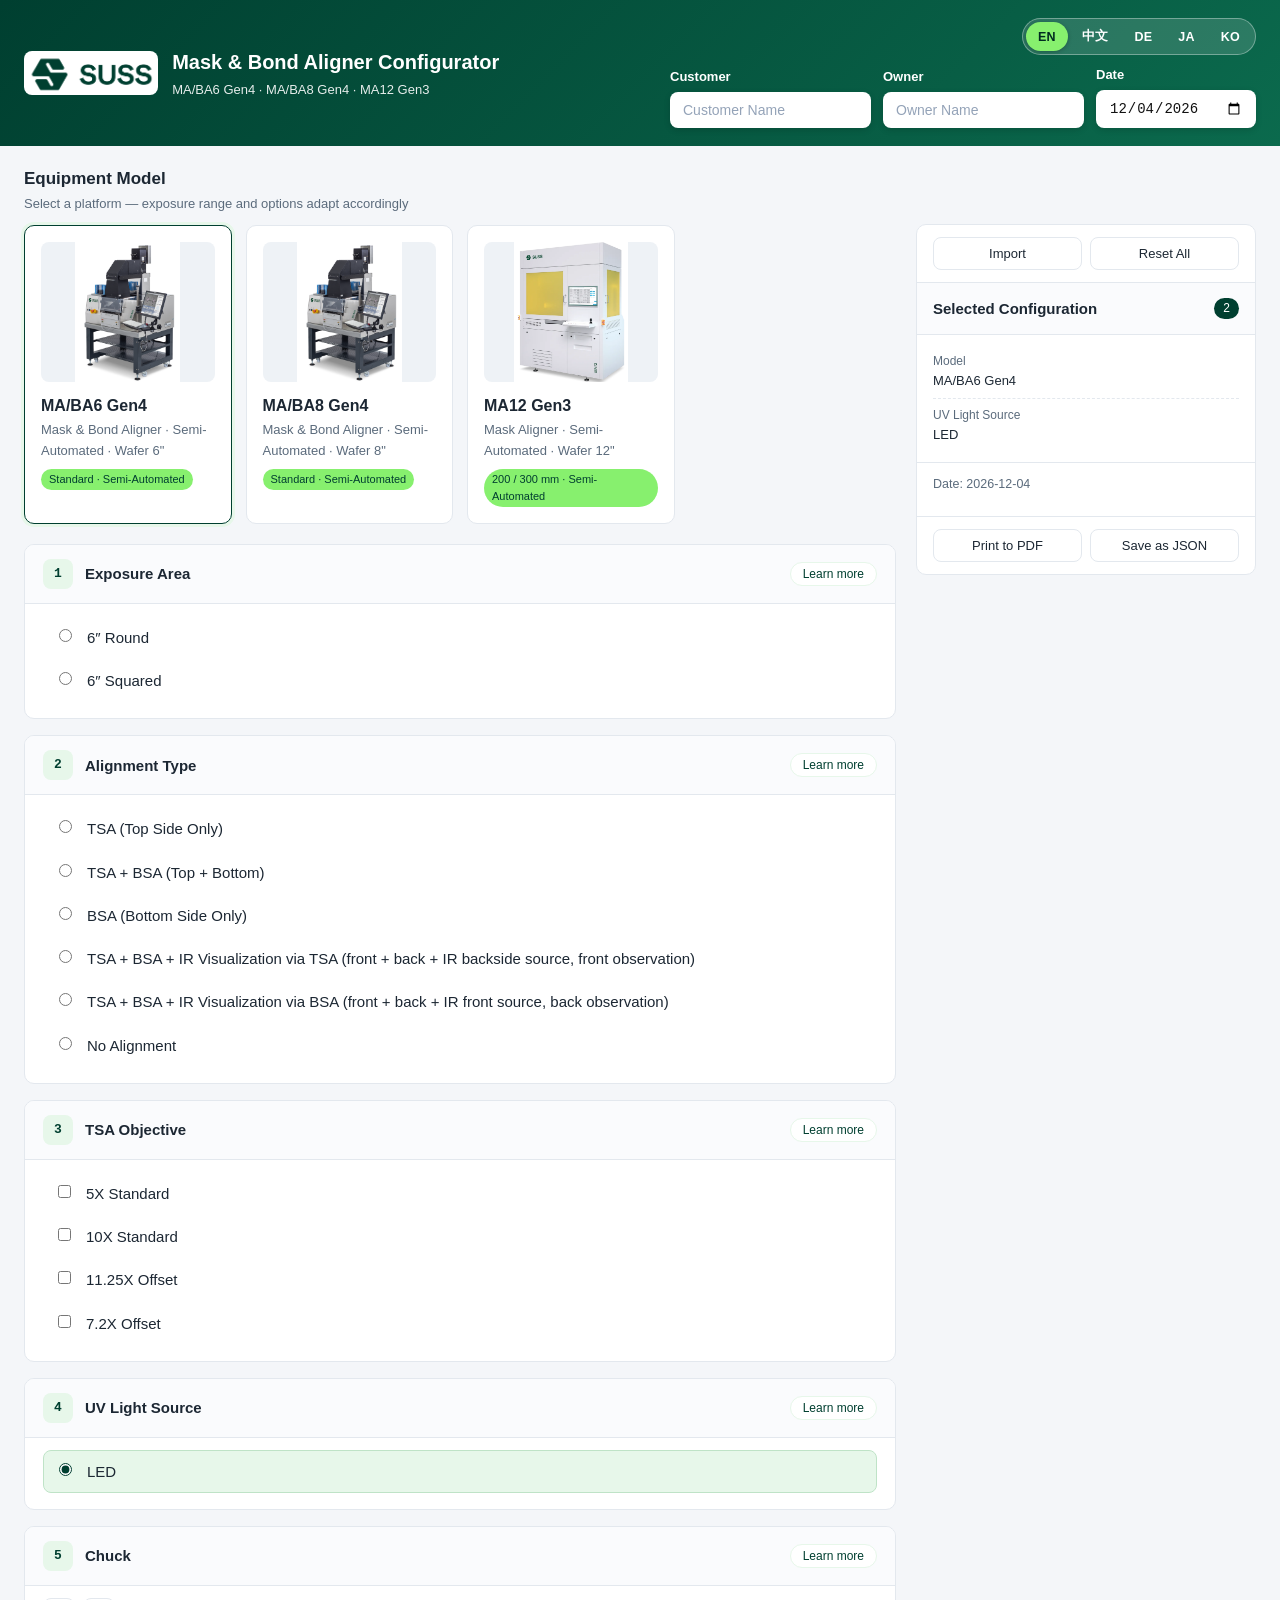
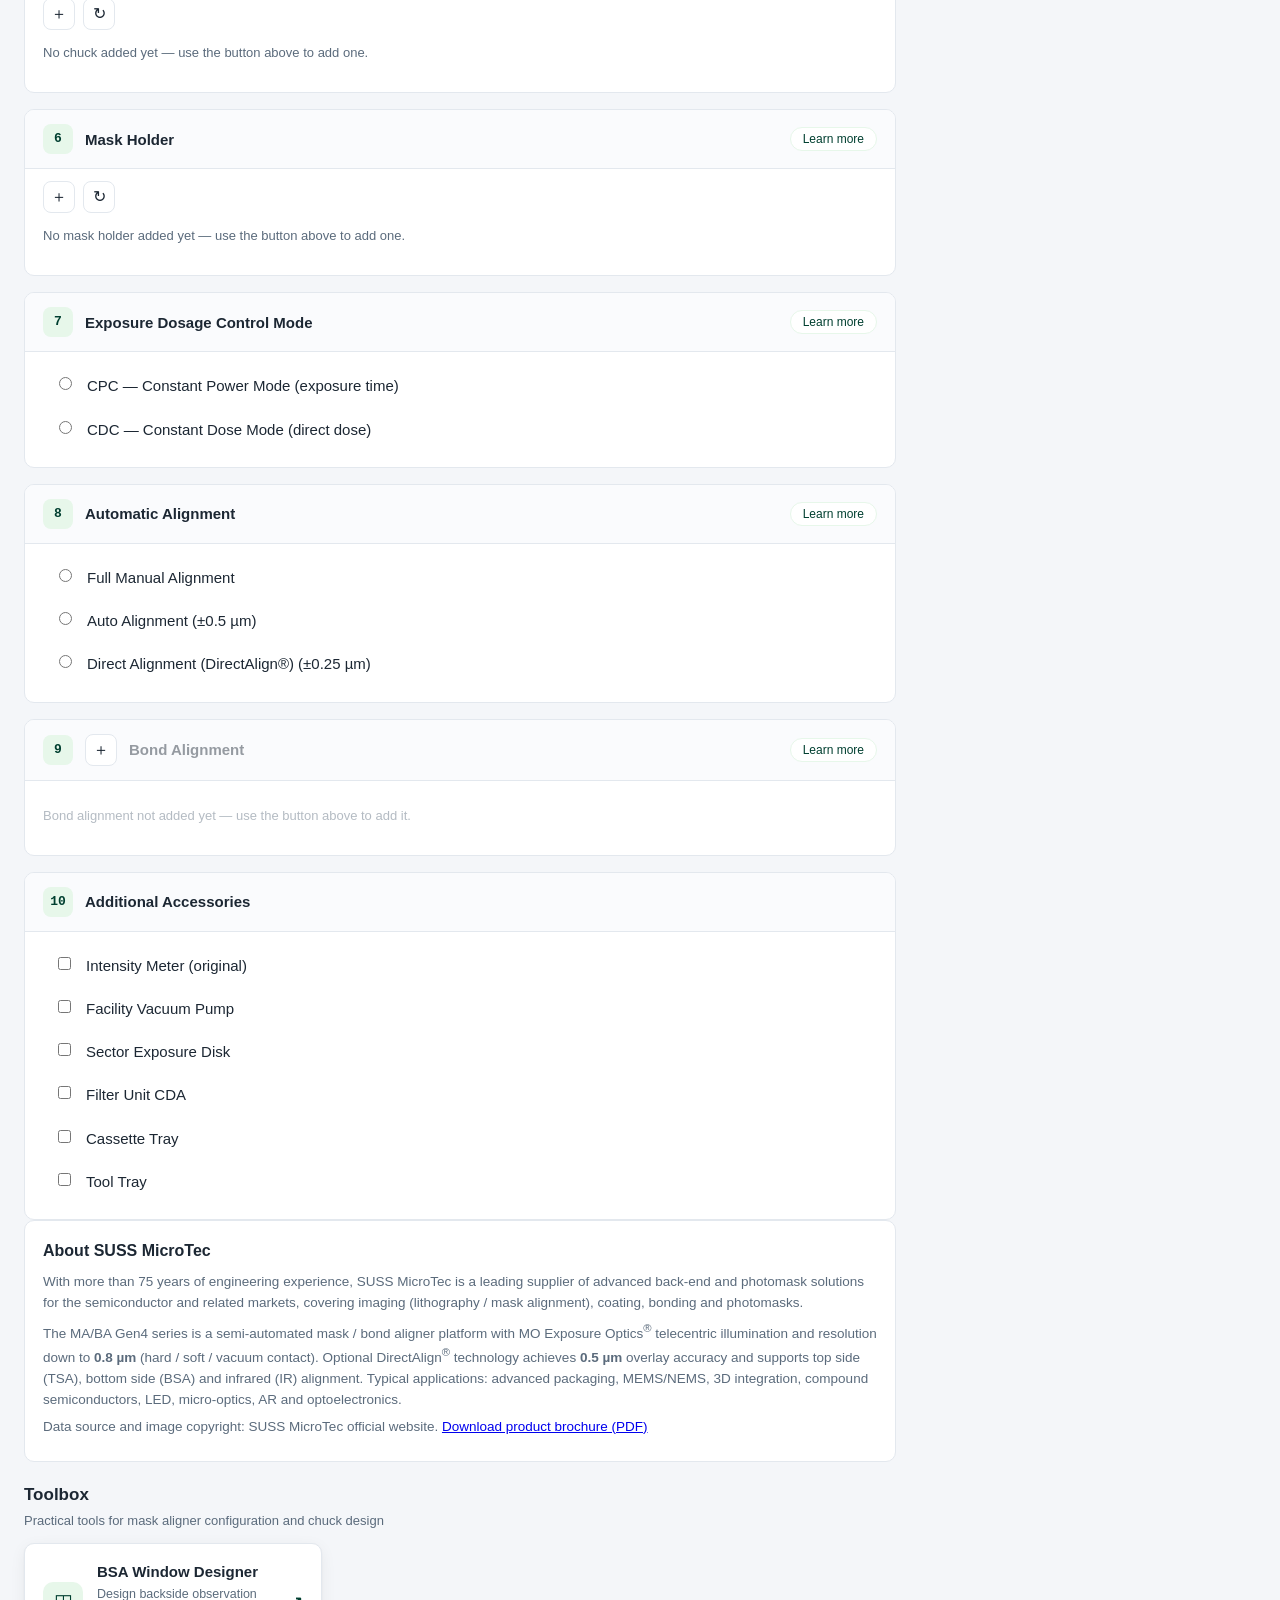
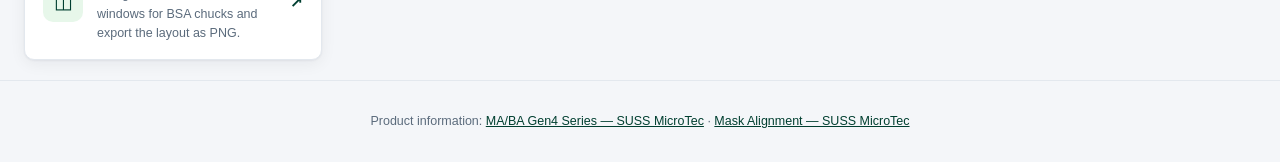
<file: index.html>
<!DOCTYPE html>
<html lang="en">
<head>
  <meta charset="UTF-8" />
  <meta name="viewport" content="width=device-width, initial-scale=1.0, user-scalable=yes, maximum-scale=5.0" />
  <title data-i18n="app.title">SUSS Mask &amp; Bond Aligner Configurator · MA6 / MA8 / MA12</title>
  <meta name="description" content="SUSS MicroTec MA/BA6 Gen4, MA/BA8 Gen4 and MA12 Gen3 mask / bond aligner configuration tool" />
  <link rel="stylesheet" href="css/style.css?v=20261118-tool2" />
</head>
<body>
  <header class="topbar">
    <div class="brand">
      <img class="brand-logo" src="images/Company.png" alt="Logo" />
      <div class="brand-text">
        <h1 data-i18n="brand.title">Mask &amp; Bond Aligner Configurator</h1>
        <p data-i18n="brand.subtitle">MA/BA6 Gen4 · MA/BA8 Gen4 · MA12 Gen3</p>
      </div>
    </div>

    <div class="header-right">
      <div class="lang-switch" id="lang-switch" role="group" aria-label="Language"></div>
      <div class="header-meta">
        <label><span data-i18n="field.customer">Customer</span><input type="text" id="customer-name" data-i18n-ph="ph.customer" placeholder="Customer Name" /></label>
        <label><span data-i18n="field.owner">Owner</span><input type="text" id="owner-name" data-i18n-ph="ph.owner" placeholder="Owner Name" /></label>
        <label><span data-i18n="field.date">Date</span><input type="date" id="quote-date" /></label>
      </div>
    </div>
  </header>

  <main class="layout">
    <section class="config-panel">
      <div class="panel-head">
        <h2 data-i18n="panel.title">Equipment Model</h2>
        <p data-i18n="panel.sub">Select a platform — exposure range and options adapt accordingly</p>
      </div>
      <div class="model-selector" id="model-selector">
        <!-- JS 渲染型号选择 -->
      </div>

      <div id="sections" class="sections">
        <!-- JS 渲染各配置项 -->
      </div>

      <section class="about">
        <h2 data-i18n="about.title">About SUSS MicroTec</h2>
        <p data-i18n-html="about.p1">
          With more than 75 years of engineering experience, SUSS MicroTec is a leading supplier of advanced back-end
          and photomask solutions for the semiconductor and related markets.
        </p>
        <p data-i18n-html="about.p2">
          The MA/BA Gen4 series is a semi-automated mask / bond aligner platform with MO Exposure Optics
          telecentric illumination.
        </p>
        <p class="about-sources">
          <span data-i18n="about.src">Data source and image copyright: SUSS MicroTec official website.</span>
          <a href="https://www.suss.com" target="_blank" rel="noopener" data-i18n="about.link">Download product brochure (PDF)</a>
        </p>
      </section>
    </section>

    <aside class="summary">
      <div class="summary-toolbar">
        <button class="btn" id="btn-import" data-i18n-tip="tip.import"><span data-i18n="btn.import">Import</span></button>
        <button class="btn" id="btn-reset" data-i18n-tip="tip.reset"><span data-i18n="btn.reset">Reset All</span></button>
        <input type="file" id="import-file" accept="application/json" hidden />
      </div>
      <div class="summary-head">
        <h2 data-i18n="summary.title">Selected Configuration</h2>
        <span id="summary-count" class="badge">0</span>
      </div>
      <div id="summary-list" class="summary-list">
        <p class="summary-empty" data-i18n="summary.empty">No configuration selected yet</p>
      </div>
      <div class="summary-foot">
        <div id="summary-customer" class="summary-meta"></div>
      </div>
      <div class="summary-actions">
        <button class="btn" id="btn-print" data-i18n="btn.print">Print to PDF</button>
        <button class="btn" id="btn-save-json" data-i18n="btn.json">Save as JSON</button>
      </div>
    </aside>
  </main>

  <section class="toolbox">
    <div class="toolbox-head">
      <h2 data-i18n="toolbox.title">Toolbox</h2>
      <p data-i18n="toolbox.sub">Practical tools for mask aligner configuration and chuck design</p>
    </div>
    <div class="toolbox-grid">
      <a class="tool-card" href="tools/bsa-window.html" target="_blank" rel="noopener">
        <span class="tool-icon" aria-hidden="true">◫</span>
        <span class="tool-body">
          <span class="tool-name" data-i18n="link.bsa">BSA Window Designer</span>
          <span class="tool-desc" data-i18n="toolbox.bsa.desc">Design backside observation windows for BSA chucks and export the layout as PNG.</span>
        </span>
        <span class="tool-arrow" aria-hidden="true">↗</span>
      </a>
    </div>
  </section>

  <footer class="footer">
    <p>
      <span data-i18n="footer.src">Product information:</span>
      <a href="https://www.suss.com/en/products-solutions/mask-aligner/ma-ba-gen4-series" target="_blank" rel="noopener" data-i18n="footer.link1">MA/BA Gen4 Series — SUSS MicroTec</a>
      ·
      <a href="https://www.suss.com/en/products-solutions/imaging-solutions/mask-alignment" target="_blank" rel="noopener" data-i18n="footer.link2">Mask Alignment — SUSS MicroTec</a>
    </p>
  </footer>

  <script src="js/i18n.js?v=20261118-tool2"></script>
  <script src="js/app.js?v=20261118-tool2"></script>
</body>
</html>
</file>
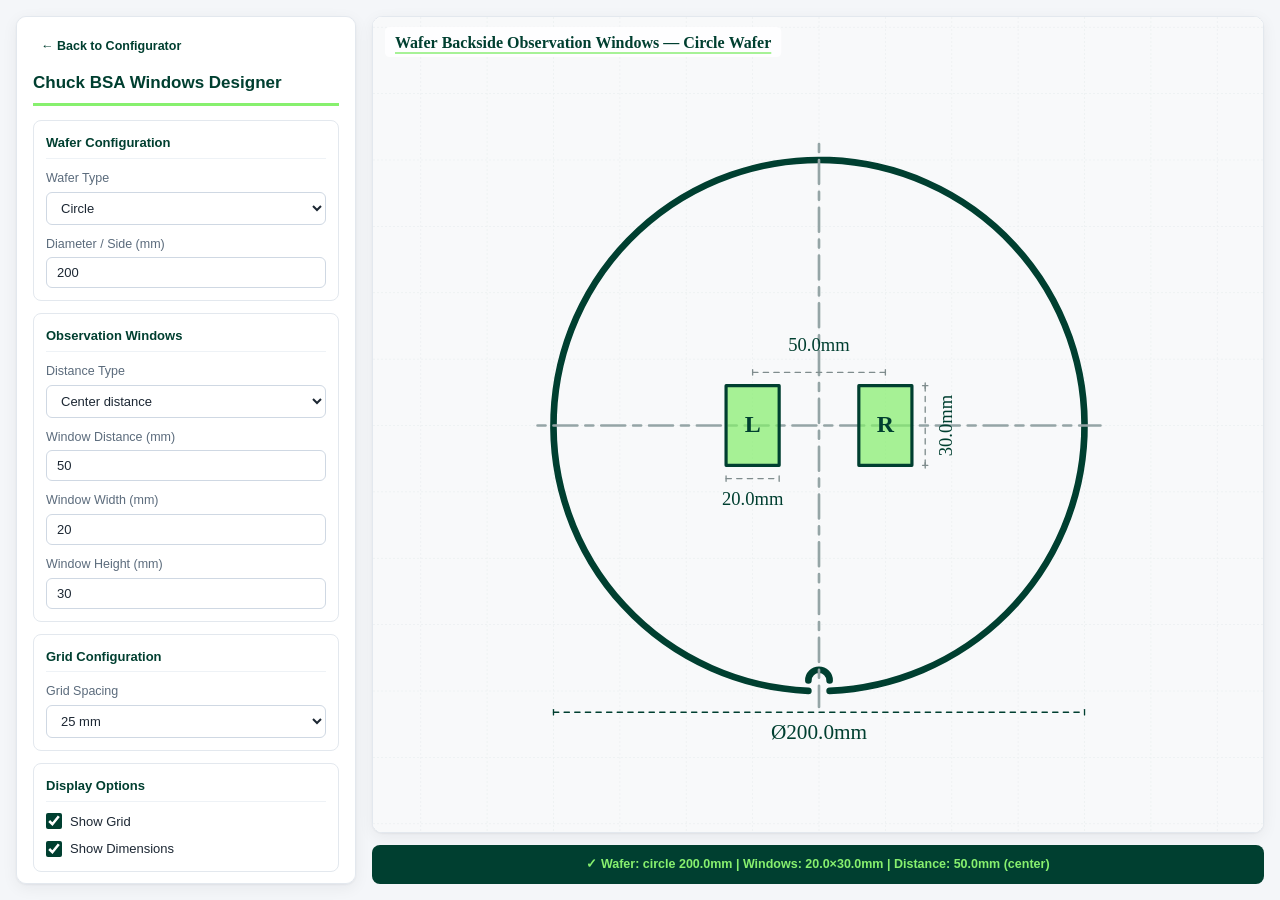
<file: tools/bsa-window.html>
<!DOCTYPE html>
<html lang="en">
<head>
<meta charset="UTF-8" />
<meta name="viewport" content="width=device-width, initial-scale=1.0" />
<title>Chuck BSA Windows Designer</title>
<style>
  :root {
    --brand: #003F30;
    --brand-dark: #002b21;
    --accent: #87F06E;
    --bg: #f4f6f9;
    --panel: #ffffff;
    --line: #e3e8ee;
    --muted: #5b6b7c;
    --ink: #1c2733;
    --danger: #c0392b;
    --radius: 10px;
    --shadow: 0 1px 2px rgba(16,24,40,.05), 0 4px 16px rgba(16,24,40,.06);
  }
  * { margin: 0; padding: 0; box-sizing: border-box; }
  body {
    font-family: -apple-system, BlinkMacSystemFont, "Segoe UI", "PingFang SC", "Microsoft YaHei", Roboto, sans-serif;
    background: var(--bg);
    color: var(--ink);
    font-size: 14px;
    line-height: 1.5;
    padding: 16px;
    min-height: 100vh;
  }
  .app-container {
    display: flex;
    gap: 16px;
    max-width: 1440px;
    margin: 0 auto;
    height: calc(100vh - 32px);
  }

  /* ---------- 左侧控制面板 ---------- */
  .control-panel {
    flex: 0 0 340px;
    background: var(--panel);
    border: 1px solid var(--line);
    border-radius: var(--radius);
    padding: 16px;
    overflow-y: auto;
    box-shadow: var(--shadow);
  }
  .back-link {
    display: inline-flex;
    align-items: center;
    gap: 4px;
    font-size: 12.5px;
    font-weight: 600;
    color: var(--brand);
    text-decoration: none;
    padding: 4px 8px;
    margin-bottom: 10px;
    border-radius: 6px;
  }
  .back-link:hover { background: #e7f7ea; }
  .title {
    font-size: 17px;
    font-weight: 700;
    color: var(--brand);
    padding-bottom: 8px;
    margin-bottom: 14px;
    border-bottom: 3px solid var(--accent);
  }
  .section {
    border: 1px solid var(--line);
    border-radius: 8px;
    padding: 12px;
    margin-bottom: 12px;
    transition: border-color .2s;
  }
  .section:hover { border-color: #b8d9c3; }
  .section-title {
    font-weight: 700;
    font-size: 13px;
    color: var(--brand);
    margin-bottom: 10px;
    padding-bottom: 5px;
    border-bottom: 1px solid #eef2f6;
  }
  .form-group { margin-bottom: 10px; }
  .form-group:last-child { margin-bottom: 0; }
  label {
    display: block;
    font-size: 12.5px;
    font-weight: 500;
    color: var(--muted);
    margin-bottom: 4px;
  }
  select, input[type="number"], input[type="text"] {
    width: 100%;
    padding: 7px 10px;
    border: 1px solid #cfd8e3;
    border-radius: 6px;
    font-size: 13px;
    background: #fff;
    color: var(--ink);
    transition: border-color .15s, box-shadow .15s;
  }
  select:focus, input:focus {
    outline: none;
    border-color: var(--brand);
    box-shadow: 0 0 0 3px rgba(0,63,48,.1);
  }
  .checkbox-group { display: flex; align-items: center; margin-bottom: 8px; }
  .checkbox-group:last-child { margin-bottom: 0; }
  .checkbox-group input[type="checkbox"] {
    width: 16px; height: 16px; margin-right: 8px; accent-color: var(--brand);
  }
  .checkbox-group label { margin: 0; color: var(--ink); font-size: 13px; }

  .btn {
    padding: 8px 14px;
    border: 1px solid transparent;
    border-radius: 8px;
    font-weight: 600;
    font-size: 13px;
    cursor: pointer;
    transition: background .15s, border-color .15s;
  }
  .btn-primary { background: var(--brand); color: #fff; }
  .btn-primary:hover { background: var(--brand-dark); }
  .btn-success { background: var(--accent); color: var(--brand-dark); }
  .btn-success:hover { background: #6fd95a; }
  .btn-outline { background: #fff; border-color: var(--line); color: var(--ink); }
  .btn-outline:hover { background: #f0f7f2; border-color: #c2dcc8; }
  .btn-block { width: 100%; }
  .btn-row { display: flex; gap: 8px; margin-top: 10px; }
  .btn-row .btn { flex: 1; }
  .color-buttons { display: flex; flex-direction: column; gap: 8px; }

  /* ---------- 右侧绘图区 ---------- */
  .drawing-area { flex: 1; display: flex; flex-direction: column; gap: 12px; min-width: 0; }
  .canvas-container {
    flex: 1;
    background: #fff;
    border: 1px solid var(--line);
    border-radius: var(--radius);
    overflow: hidden;
    position: relative;
    box-shadow: var(--shadow);
  }
  #drawingCanvas { display: block; background: #fff; cursor: grab; }
  .status-bar {
    background: var(--brand);
    color: var(--accent);
    padding: 10px 16px;
    border-radius: 8px;
    font-size: 12.5px;
    font-weight: 600;
    text-align: center;
  }
  .status-bar.invalid { background: var(--danger); color: #fff; }

  @media (max-width: 1100px) {
    body { padding: 10px; }
    .app-container { flex-direction: column; height: auto; }
    .control-panel { flex: none; max-height: none; }
    .drawing-area { height: 70vh; }
  }
</style>
</head>
<body>
<div class="app-container">
  <div class="control-panel">
    <a class="back-link" href="../index.html">← Back to Configurator</a>
    <h1 class="title">Chuck BSA Windows Designer</h1>

    <div class="section">
      <div class="section-title">Wafer Configuration</div>
      <div class="form-group">
        <label for="waferType">Wafer Type</label>
        <select id="waferType">
          <option value="circle">Circle</option>
          <option value="square">Square</option>
        </select>
      </div>
      <div class="form-group">
        <label for="waferSize">Diameter / Side (mm)</label>
        <input type="number" id="waferSize" min="10" max="500" step="1" value="200" />
      </div>
    </div>

    <div class="section">
      <div class="section-title">Observation Windows</div>
      <div class="form-group">
        <label for="distanceType">Distance Type</label>
        <select id="distanceType">
          <option value="center">Center distance</option>
          <option value="inner">Inner edge distance</option>
        </select>
      </div>
      <div class="form-group">
        <label for="windowDistance">Window Distance (mm)</label>
        <input type="number" id="windowDistance" min="0" max="300" step="1" value="50" />
      </div>
      <div class="form-group">
        <label for="windowWidth">Window Width (mm)</label>
        <input type="number" id="windowWidth" min="1" max="200" step="1" value="20" />
      </div>
      <div class="form-group">
        <label for="windowHeight">Window Height (mm)</label>
        <input type="number" id="windowHeight" min="1" max="200" step="1" value="30" />
      </div>
    </div>

    <div class="section">
      <div class="section-title">Grid Configuration</div>
      <div class="form-group">
        <label for="gridSpacing">Grid Spacing</label>
        <select id="gridSpacing">
          <option value="5">5 mm</option>
          <option value="10">10 mm</option>
          <option value="15">15 mm</option>
          <option value="20">20 mm</option>
          <option value="25" selected>25 mm</option>
          <option value="30">30 mm</option>
          <option value="50">50 mm</option>
          <option value="100">100 mm</option>
        </select>
      </div>
    </div>

    <div class="section">
      <div class="section-title">Display Options</div>
      <div class="checkbox-group">
        <input type="checkbox" id="showGrid" checked />
        <label for="showGrid">Show Grid</label>
      </div>
      <div class="checkbox-group">
        <input type="checkbox" id="showDimensions" checked />
        <label for="showDimensions">Show Dimensions</label>
      </div>
    </div>

    <div class="section">
      <div class="section-title">Color Settings</div>
      <div class="color-buttons">
        <button class="btn btn-outline" onclick="selectWaferColor()">Select Wafer Color</button>
        <button class="btn btn-outline" onclick="selectWindowColor()">Select Window Color</button>
      </div>
    </div>

    <div class="section">
      <div class="section-title">Export</div>
      <div class="form-group">
        <label for="pnNumber">PN#</label>
        <input type="text" id="pnNumber" placeholder="Enter Part Number" />
      </div>
      <div class="btn-row">
        <button class="btn btn-primary" onclick="showStatus()">Status</button>
        <button class="btn btn-success" onclick="downloadPNG()">Download PNG</button>
      </div>
    </div>
  </div>

  <div class="drawing-area">
    <div class="canvas-container">
      <canvas id="drawingCanvas"></canvas>
    </div>
    <div class="status-bar" id="statusBar">Ready to design…</div>
  </div>
</div>

<input type="color" id="colorPicker" style="display:none" />

<script>
  let canvas, ctx;
  const params = {
    waferType: 'circle',
    waferSize: 200,
    distanceType: 'center',
    windowDistance: 50,
    windowWidth: 20,
    windowHeight: 30,
    showGrid: true,
    showDimensions: true,
    gridSpacing: 25,
    waferColor: '#003F30',
    windowColor: '#86EF6EB6',
    windowBorderColor: '#003F30',
    scale: 1.0,
    panOffset: { x: 0, y: 0 },
    pnNumber: ''
  };

  window.onload = function () {
    canvas = document.getElementById('drawingCanvas');
    ctx = canvas.getContext('2d');

    document.getElementById('waferType').value = params.waferType;
    document.getElementById('waferSize').value = params.waferSize;
    document.getElementById('distanceType').value = params.distanceType;
    document.getElementById('windowDistance').value = params.windowDistance;
    document.getElementById('windowWidth').value = params.windowWidth;
    document.getElementById('windowHeight').value = params.windowHeight;
    document.getElementById('gridSpacing').value = params.gridSpacing;
    document.getElementById('showGrid').checked = params.showGrid;
    document.getElementById('showDimensions').checked = params.showDimensions;

    setupEventListeners();
    resizeCanvas();
    window.addEventListener('resize', resizeCanvas);
    updateDrawing();
  };

  function setupEventListeners() {
    ['waferType', 'waferSize', 'distanceType', 'windowDistance', 'windowWidth',
     'windowHeight', 'gridSpacing', 'showGrid', 'showDimensions'].forEach(function (id) {
      document.getElementById(id).addEventListener('input', updateDrawing);
      document.getElementById(id).addEventListener('change', updateDrawing);
    });
    document.getElementById('pnNumber').addEventListener('input', function () {
      params.pnNumber = this.value.trim();
      updateDrawing();
    });

    let isDragging = false, lastX = 0, lastY = 0;
    canvas.addEventListener('mousedown', function (e) {
      isDragging = true;
      lastX = e.clientX;
      lastY = e.clientY;
      canvas.style.cursor = 'grabbing';
    });
    canvas.addEventListener('mousemove', function (e) {
      if (!isDragging) return;
      const dx = e.clientX - lastX;
      const dy = e.clientY - lastY;
      params.panOffset.x += dx / params.scale;
      params.panOffset.y += dy / params.scale;
      lastX = e.clientX;
      lastY = e.clientY;
      updateDrawing();
    });
    ['mouseup', 'mouseleave'].forEach(function (evt) {
      canvas.addEventListener(evt, function () {
        isDragging = false;
        canvas.style.cursor = 'grab';
      });
    });
    canvas.addEventListener('wheel', function (e) {
      e.preventDefault();
      params.scale *= e.deltaY < 0 ? 1.1 : 0.9;
      params.scale = Math.max(0.1, Math.min(5, params.scale));
      updateDrawing();
    }, { passive: false });
  }

  function resizeCanvas() {
    const rect = canvas.parentElement.getBoundingClientRect();
    canvas.width = Math.max(320, rect.width);
    canvas.height = Math.max(280, rect.height);
    updateDrawing();
  }

  function updateDrawing() {
    params.waferType = document.getElementById('waferType').value;
    params.waferSize = parseFloat(document.getElementById('waferSize').value) || 200;
    params.distanceType = document.getElementById('distanceType').value;
    params.windowDistance = parseFloat(document.getElementById('windowDistance').value) || 0;
    params.windowWidth = parseFloat(document.getElementById('windowWidth').value) || 1;
    params.windowHeight = parseFloat(document.getElementById('windowHeight').value) || 1;
    params.gridSpacing = parseInt(document.getElementById('gridSpacing').value, 10);
    params.showGrid = document.getElementById('showGrid').checked;
    params.showDimensions = document.getElementById('showDimensions').checked;

    ctx.clearRect(0, 0, canvas.width, canvas.height);
    ctx.fillStyle = '#f8f9fa';
    ctx.fillRect(0, 0, canvas.width, canvas.height);

    const availableSize = Math.min(canvas.width, canvas.height) * 0.65;
    const scale = availableSize / params.waferSize * params.scale;
    const centerX = canvas.width / 2 + params.panOffset.x * scale;
    const centerY = canvas.height / 2 + params.panOffset.y * scale;

    if (params.showGrid) drawGrid(centerX, centerY, scale);

    ctx.save();
    ctx.translate(centerX, centerY);
    ctx.scale(scale, scale);
    drawWafer();
    drawWindows();
    if (params.showDimensions) drawDimensions();
    ctx.restore();

    drawTitle();
    if (params.pnNumber) drawPNNumber();
    updateStatusBar();
  }

  function drawGrid(centerX, centerY, scale) {
    ctx.save();
    ctx.strokeStyle = '#ecf0f1';
    ctx.lineWidth = 0.8;
    ctx.setLineDash([2, 2]);
    const spacing = params.gridSpacing;
    const numLines = Math.ceil(params.waferSize / 2 / spacing) + 2;
    for (let i = -numLines; i <= numLines; i++) {
      const x = centerX + i * spacing * scale;
      ctx.beginPath(); ctx.moveTo(x, 0); ctx.lineTo(x, canvas.height); ctx.stroke();
      const y = centerY + i * spacing * scale;
      ctx.beginPath(); ctx.moveTo(0, y); ctx.lineTo(canvas.width, y); ctx.stroke();
    }
    ctx.restore();
  }

  function drawWafer() {
    const halfSize = params.waferSize / 2;
    ctx.strokeStyle = params.waferColor;
    ctx.lineWidth = 2.5;
    ctx.lineCap = 'round';
    ctx.lineJoin = 'round';

    if (params.waferType === 'circle') {
      const notchRadius = halfSize * 0.04;
      const notchHalfAngle = Math.asin(Math.min(1, notchRadius / halfSize));
      const start = Math.PI / 2 + notchHalfAngle;
      const end = Math.PI / 2 - notchHalfAngle + Math.PI * 2;
      ctx.beginPath();
      ctx.arc(0, 0, halfSize, start, end, false);
      ctx.stroke();

      // 凹槽圆弧（位于底部，向内凹）
      ctx.beginPath();
      ctx.arc(0, halfSize - notchRadius, notchRadius, Math.PI, 0, false);
      ctx.stroke();
    } else {
      const cutSize = halfSize * 0.1;
      ctx.beginPath();
      ctx.moveTo(-halfSize + cutSize, -halfSize);
      ctx.lineTo(halfSize, -halfSize);
      ctx.lineTo(halfSize, halfSize);
      ctx.lineTo(-halfSize, halfSize);
      ctx.lineTo(-halfSize, -halfSize + cutSize);
      ctx.closePath();
      ctx.stroke();
    }

    ctx.strokeStyle = '#95a5a6';
    ctx.lineWidth = 1;
    ctx.setLineDash([3, 3, 9, 3]);
    ctx.beginPath(); ctx.moveTo(-halfSize - 6, 0); ctx.lineTo(halfSize + 6, 0); ctx.stroke();
    ctx.beginPath(); ctx.moveTo(0, -halfSize - 6); ctx.lineTo(0, halfSize + 6); ctx.stroke();
    ctx.setLineDash([]);
  }

  function windowPositions() {
    let leftWindowX, rightWindowX;
    if (params.distanceType === 'center') {
      const c = params.windowDistance / 2;
      leftWindowX = -c - params.windowWidth / 2;
      rightWindowX = c - params.windowWidth / 2;
    } else {
      leftWindowX = -params.windowDistance / 2 - params.windowWidth;
      rightWindowX = params.windowDistance / 2;
    }
    return { leftWindowX: leftWindowX, rightWindowX: rightWindowX, windowY: -params.windowHeight / 2 };
  }

  function drawWindows() {
    const p = windowPositions();

    ctx.fillStyle = params.windowColor;
    ctx.fillRect(p.leftWindowX, p.windowY, params.windowWidth, params.windowHeight);
    ctx.fillRect(p.rightWindowX, p.windowY, params.windowWidth, params.windowHeight);

    ctx.strokeStyle = params.windowBorderColor;
    ctx.lineWidth = 1.2;
    ctx.strokeRect(p.leftWindowX, p.windowY, params.windowWidth, params.windowHeight);
    ctx.strokeRect(p.rightWindowX, p.windowY, params.windowWidth, params.windowHeight);

    ctx.fillStyle = params.waferColor;
    ctx.font = 'bold 9px "Segoe UI"';
    ctx.textAlign = 'center';
    ctx.textBaseline = 'middle';
    ctx.fillText('L', p.leftWindowX + params.windowWidth / 2, p.windowY + params.windowHeight / 2);
    ctx.fillText('R', p.rightWindowX + params.windowWidth / 2, p.windowY + params.windowHeight / 2);
    ctx.textBaseline = 'alphabetic';
  }

  function drawDimensions() {
    const p = windowPositions();
    const halfSize = params.waferSize / 2;

    ctx.save();
    ctx.strokeStyle = '#7f8c8d';
    ctx.lineWidth = 0.5;
    ctx.setLineDash([2, 2]);

    // 晶圆尺寸
    ctx.strokeStyle = params.waferColor;
    if (params.waferType === 'circle') {
      ctx.beginPath(); ctx.moveTo(-halfSize, halfSize + 8); ctx.lineTo(halfSize, halfSize + 8); ctx.stroke();
      drawDimTick(-halfSize, halfSize + 8, false, true);
      drawDimTick(halfSize, halfSize + 8, false, true);
      ctx.font = '8px "Segoe UI"';
      ctx.fillStyle = params.waferColor;
      ctx.textAlign = 'center';
      ctx.fillText('Ø' + params.waferSize.toFixed(1) + 'mm', 0, halfSize + 18);
    } else {
      ctx.font = '8px "Segoe UI"';
      ctx.fillStyle = params.waferColor;
      ctx.textAlign = 'center';
      ctx.fillText(params.waferSize.toFixed(1) + 'mm', 0, halfSize + 15);
    }

    // 窗口间距
    ctx.strokeStyle = '#7f8c8d';
    ctx.setLineDash([2, 2]);
    const offset = 5;
    if (params.distanceType === 'center') {
      const startX = -params.windowDistance / 2;
      const endX = params.windowDistance / 2;
      ctx.beginPath(); ctx.moveTo(startX, p.windowY - offset); ctx.lineTo(endX, p.windowY - offset); ctx.stroke();
      drawDimTick(startX, p.windowY - offset, false, true);
      drawDimTick(endX, p.windowY - offset, false, true);
      ctx.font = '7px "Segoe UI"';
      ctx.fillStyle = params.waferColor;
      ctx.textAlign = 'center';
      ctx.fillText(params.windowDistance.toFixed(1) + 'mm', 0, p.windowY - offset - 8);
    } else {
      const startX = p.leftWindowX + params.windowWidth;
      const endX = p.rightWindowX;
      ctx.beginPath(); ctx.moveTo(startX, p.windowY - offset); ctx.lineTo(endX, p.windowY - offset); ctx.stroke();
      drawDimTick(startX, p.windowY - offset, false, true);
      drawDimTick(endX, p.windowY - offset, false, true);
      ctx.font = '7px "Segoe UI"';
      ctx.fillStyle = params.waferColor;
      ctx.textAlign = 'center';
      ctx.fillText(params.windowDistance.toFixed(1) + 'mm', (startX + endX) / 2, p.windowY - offset - 8);
    }

    // 窗口宽度
    const widthOffset = p.windowY + params.windowHeight + 5;
    ctx.beginPath();
    ctx.moveTo(p.leftWindowX, widthOffset);
    ctx.lineTo(p.leftWindowX + params.windowWidth, widthOffset);
    ctx.stroke();
    drawDimTick(p.leftWindowX, widthOffset, false, true);
    drawDimTick(p.leftWindowX + params.windowWidth, widthOffset, false, true);
    ctx.font = '7px "Segoe UI"';
    ctx.fillStyle = params.waferColor;
    ctx.textAlign = 'center';
    ctx.fillText(params.windowWidth.toFixed(1) + 'mm',
      p.leftWindowX + params.windowWidth / 2, widthOffset + 10);

    // 窗口高度
    const lineX = p.rightWindowX + params.windowWidth + 5;
    ctx.beginPath();
    ctx.moveTo(lineX, p.windowY);
    ctx.lineTo(lineX, p.windowY + params.windowHeight);
    ctx.stroke();
    drawDimTick(lineX, p.windowY, true, true);
    drawDimTick(lineX, p.windowY + params.windowHeight, true, true);
    ctx.save();
    ctx.font = '7px "Segoe UI"';
    ctx.fillStyle = params.waferColor;
    ctx.textAlign = 'center';
    ctx.translate(lineX + 10, p.windowY + params.windowHeight / 2);
    ctx.rotate(-Math.PI / 2);
    ctx.fillText(params.windowHeight.toFixed(1) + 'mm', 0, 0);
    ctx.restore();

    ctx.restore();
  }

  function drawDimTick(x, y, horizontal, vertical) {
    ctx.beginPath();
    if (vertical) { ctx.moveTo(x, y - 1); ctx.lineTo(x, y + 1); }
    if (horizontal) { ctx.moveTo(x - 1, y); ctx.lineTo(x + 1, y); }
    if (!horizontal && !vertical) { ctx.moveTo(x - 1, y); ctx.lineTo(x + 1, y); }
    ctx.stroke();
  }

  function drawTitle() {
    const text = 'Wafer Backside Observation Windows — ' +
      params.waferType.charAt(0).toUpperCase() + params.waferType.slice(1) + ' Wafer';
    ctx.font = 'bold 16px "Segoe UI"';
    const w = ctx.measureText(text).width;
    ctx.save();
    ctx.fillStyle = 'rgba(255,255,255,0.92)';
    roundRect(ctx, 12, 10, w + 20, 30, 5);
    ctx.fill();
    ctx.fillStyle = params.waferColor;
    ctx.textAlign = 'left';
    ctx.fillText(text, 22, 31);
    ctx.strokeStyle = params.windowColor;
    ctx.lineWidth = 2;
    ctx.beginPath();
    ctx.moveTo(22, 36);
    ctx.lineTo(22 + w, 36);
    ctx.stroke();
    ctx.restore();
  }

  function drawPNNumber() {
    const text = 'PN#: ' + params.pnNumber;
    ctx.font = 'bold 14px "Segoe UI"';
    const textWidth = ctx.measureText(text).width;
    const padding = 10;
    ctx.fillStyle = 'rgba(255,255,255,0.92)';
    roundRect(ctx, canvas.width - textWidth - padding * 2 - 10,
      canvas.height - 40, textWidth + padding * 2, 30, 5);
    ctx.fill();
    ctx.fillStyle = params.waferColor;
    ctx.textAlign = 'left';
    ctx.fillText(text, canvas.width - textWidth - padding - 10, canvas.height - 20);
  }

  function checkWindowBoundaries() {
    const p = windowPositions();
    const halfSize = params.waferSize / 2;
    const bottom = p.windowY + params.windowHeight;
    const right = p.leftWindowX + params.windowWidth;
    const rightRight = p.rightWindowX + params.windowWidth;

    if (params.waferType === 'circle') {
      const pts = [
        [p.leftWindowX, p.windowY], [right, p.windowY],
        [p.leftWindowX, bottom], [right, bottom],
        [p.rightWindowX, p.windowY], [rightRight, p.windowY],
        [p.rightWindowX, bottom], [rightRight, bottom]
      ];
      for (let i = 0; i < pts.length; i++) {
        if (Math.sqrt(pts[i][0] * pts[i][0] + pts[i][1] * pts[i][1]) > halfSize) return false;
      }
    } else if (p.leftWindowX < -halfSize || right > halfSize ||
               p.windowY < -halfSize || bottom > halfSize ||
               p.rightWindowX < -halfSize || rightRight > halfSize) {
      return false;
    }
    return true;
  }

  function updateStatusBar() {
    const ok = checkWindowBoundaries();
    const el = document.getElementById('statusBar');
    el.classList.toggle('invalid', !ok);
    const waferInfo = 'Wafer: ' + params.waferType + ' ' + params.waferSize.toFixed(1) + 'mm';
    const windowInfo = 'Windows: ' + params.windowWidth.toFixed(1) + '×' + params.windowHeight.toFixed(1) + 'mm';
    const distanceInfo = 'Distance: ' + params.windowDistance.toFixed(1) + 'mm (' + params.distanceType + ')';
    const pnInfo = params.pnNumber ? ' | PN#: ' + params.pnNumber : '';
    const warn = ok ? '✓ ' : '⚠ Windows exceed the wafer boundary | ';
    el.textContent = warn + waferInfo + ' | ' + windowInfo + ' | ' + distanceInfo + pnInfo;
  }

  function showStatus() {
    const ok = checkWindowBoundaries();
    const lines = [
      'Current Design Status:',
      '',
      'Wafer: ' + params.waferType + ' ' + params.waferSize.toFixed(1) + 'mm',
      'Windows: ' + params.windowWidth.toFixed(1) + '×' + params.windowHeight.toFixed(1) + 'mm',
      'Distance: ' + params.windowDistance.toFixed(1) + 'mm (' + params.distanceType + ')',
      'Grid: ' + (params.showGrid ? 'Visible' : 'Hidden'),
      'Dimensions: ' + (params.showDimensions ? 'Visible' : 'Hidden'),
      'Boundary: ' + (ok ? 'OK' : 'OUT OF WAFER'),
      params.pnNumber ? 'PN#: ' + params.pnNumber : ''
    ];
    alert(lines.join('\n'));
  }

  function downloadPNG() {
    const pn = params.pnNumber ? '_' + params.pnNumber.replace(/[^\w.-]+/g, '') : '';
    const a = document.createElement('a');
    a.download = 'BSA_Window_' + params.waferType + '_' +
      String(params.waferSize).replace(/\D/g, '') + 'mm' + pn + '.png';
    a.href = canvas.toDataURL('image/png');
    a.click();
  }

  function selectWaferColor() {
    const picker = document.getElementById('colorPicker');
    picker.value = params.waferColor;
    picker.onchange = function (e) {
      params.waferColor = e.target.value;
      updateDrawing();
    };
    picker.click();
  }

  function selectWindowColor() {
    const picker = document.getElementById('colorPicker');
    picker.value = params.windowColor.slice(0, 7);
    picker.onchange = function (e) {
      params.windowColor = e.target.value + 'B6';
      params.windowBorderColor = e.target.value;
      updateDrawing();
    };
    picker.click();
  }

  function roundRect(c, x, y, width, height, radius) {
    if (width < 2 * radius) radius = width / 2;
    if (height < 2 * radius) radius = height / 2;
    c.beginPath();
    c.moveTo(x + radius, y);
    c.lineTo(x + width - radius, y);
    c.quadraticCurveTo(x + width, y, x + width, y + radius);
    c.lineTo(x + width, y + height - radius);
    c.quadraticCurveTo(x + width, y + height, x + width - radius, y + height);
    c.lineTo(x + radius, y + height);
    c.quadraticCurveTo(x, y + height, x, y + height - radius);
    c.lineTo(x, y + radius);
    c.quadraticCurveTo(x, y, x + radius, y);
    c.closePath();
  }
</script>
</body>
</html>
</file>
<file: css/style.css>
:root {
  --bg: #f4f6f9;
  --panel: #ffffff;
  --ink: #1c2733;
  --muted: #5b6b7c;
  --line: #e3e8ee;
  --brand: #003F30;
  --brand-dark: #002b21;
  --brand-soft: #e7f7ea;
  --accent: #87F06E;
  --danger: #c0392b;
  --radius: 10px;
  --shadow: 0 1px 2px rgba(16, 24, 40, 0.05), 0 4px 16px rgba(16, 24, 40, 0.06);
  --mono: "SFMono-Regular", Consolas, "Liberation Mono", Menlo, monospace;
}

* { box-sizing: border-box; }

html, body { margin: 0; padding: 0; }

body {
  font-family: -apple-system, BlinkMacSystemFont, "Segoe UI", "PingFang SC", "Microsoft YaHei", Roboto, sans-serif;
  background: var(--bg);
  color: var(--ink);
  line-height: 1.55;
  font-size: 15px;
}

/* ---------- Header ---------- */
.topbar {
  display: flex;
  flex-wrap: wrap;
  gap: 16px;
  align-items: center;
  justify-content: space-between;
  padding: 18px 24px;
  background: linear-gradient(135deg, #003F30 0%, #0b6a4d 100%);
  color: #fff;
}

.brand { display: flex; align-items: center; gap: 14px; }

.brand-logo {
  height: 44px;
  width: auto;
  display: block;
  border-radius: 8px;
  background: #fff;
}

.brand-text h1 { margin: 0; font-size: 20px; }
.brand-text p { margin: 2px 0 0; font-size: 13px; opacity: 0.9; }

.header-meta {
  display: flex;
  flex-wrap: wrap;
  align-items: flex-end;
  gap: 12px;
}

.header-right {
  display: flex;
  flex-direction: column;
  align-items: flex-end;
  gap: 10px;
}

/* ---------- 语言切换 ---------- */
.lang-switch {
  display: inline-flex;
  gap: 2px;
  padding: 3px;
  background: rgba(255, 255, 255, 0.14);
  border: 1px solid rgba(255, 255, 255, 0.35);
  border-radius: 999px;
}

.lang-btn {
  border: 0;
  background: transparent;
  color: #fff;
  font-size: 12.5px;
  font-weight: 700;
  letter-spacing: 0.02em;
  padding: 6px 12px;
  border-radius: 999px;
  cursor: pointer;
  transition: background 0.15s ease, color 0.15s ease;
}

.lang-btn:hover { background: rgba(255, 255, 255, 0.18); }

.lang-btn.active {
  background: var(--accent);
  color: var(--brand-dark);
  box-shadow: 0 1px 4px rgba(0, 0, 0, 0.25);
}

/* ---------- 工具箱 ---------- */
.toolbox {
  max-width: 1280px;
  margin: 0 auto;
  padding: 0 24px 20px;
}

.toolbox-head { margin-bottom: 12px; }
.toolbox-head h2 { margin: 0 0 2px; font-size: 17px; }
.toolbox-head p { margin: 0; color: var(--muted); font-size: 13px; }

.toolbox-grid {
  display: grid;
  grid-template-columns: repeat(auto-fill, minmax(290px, 1fr));
  gap: 14px;
}

.tool-card {
  display: flex;
  align-items: center;
  gap: 14px;
  padding: 16px 18px;
  background: var(--panel);
  border: 1.5px solid var(--line);
  border-radius: var(--radius);
  box-shadow: var(--shadow);
  color: var(--ink);
  text-decoration: none;
  transition: border-color 0.15s ease, box-shadow 0.15s ease;
}

.tool-card:hover { border-color: var(--brand); box-shadow: 0 0 0 3px var(--brand-soft); }

.tool-icon {
  flex: none;
  width: 40px;
  height: 40px;
  display: grid;
  place-items: center;
  border-radius: 10px;
  background: var(--brand-soft);
  color: var(--brand);
  font-size: 20px;
}

.tool-body { display: flex; flex-direction: column; gap: 2px; min-width: 0; }
.tool-name { font-weight: 700; font-size: 15px; }
.tool-desc { color: var(--muted); font-size: 12.5px; }
.tool-arrow { margin-left: auto; color: var(--brand); font-weight: 700; }

.header-meta label {
  font-size: 13px;
  font-weight: 700;
  display: flex;
  flex-direction: column;
  gap: 5px;
  color: #fff;
}
.header-meta input {
  border: 1px solid rgba(255,255,255,0.6);
  background: #fff;
  color: #111;
  border-radius: 8px;
  padding: 9px 12px;
  min-width: 160px;
  font-size: 14px;
  font-weight: 500;
  box-shadow: 0 2px 6px rgba(0,0,0,0.15);
}
.header-meta input::placeholder { color: #94a3b8; }
.header-meta input:focus { outline: 2px solid #fff; border-color: #fff; }
.header-meta .btn {
  align-self: flex-end;
  background: #fff;
  color: var(--ink);
  font-weight: 600;
  border: 1px solid rgba(255,255,255,0.6);
  box-shadow: 0 2px 6px rgba(0,0,0,0.15);
  height: 38px;
}

/* ---------- Toolbar ---------- */
.toolbar {
  display: flex;
  flex-wrap: wrap;
  gap: 8px;
  padding: 12px 24px;
  background: var(--panel);
  border-bottom: 1px solid var(--line);
  position: sticky;
  top: 0;
  z-index: 20;
}

.btn {
  border: 1px solid var(--line);
  background: #fff;
  color: var(--ink);
  padding: 8px 14px;
  border-radius: 8px;
  cursor: pointer;
  font-size: 13px;
  font-weight: 500;
  transition: background .15s, border-color .15s, transform .05s;
}
.btn:hover { background: #f0f7f2; border-color: #c2dcc8; }
.btn:active { transform: translateY(1px); }
.btn-primary { background: var(--brand); border-color: var(--brand); color: #fff; }
.btn-primary:hover { background: var(--brand-dark); border-color: var(--brand-dark); }
.btn-block { width: 100%; }
.icon-btn {
  width: 32px;
  height: 32px;
  padding: 0;
  display: inline-flex;
  align-items: center;
  justify-content: center;
  font-size: 16px;
  line-height: 1;
}

/* ---------- Layout ---------- */
.layout {
  display: grid;
  grid-template-columns: minmax(0, 1fr) 340px;
  gap: 20px;
  padding: 20px 24px;
  max-width: 1280px;
  margin: 0 auto;
}

/* ---------- Config panel ---------- */
.panel-head { margin-bottom: 10px; }
.panel-head h2 { margin: 0 0 2px; font-size: 17px; }
.panel-head p { margin: 0; color: var(--muted); font-size: 13px; }

.model-selector {
  display: grid;
  grid-template-columns: repeat(4, 1fr);
  gap: 14px;
  margin-bottom: 20px;
}

.model-card {
  border: 1.5px solid var(--line);
  border-radius: var(--radius);
  padding: 16px;
  cursor: pointer;
  background: #fff;
  transition: border-color .15s, box-shadow .15s;
}

.model-img {
  margin-bottom: 12px;
  border-radius: 8px;
  overflow: hidden;
  background: #eef2f6;
}
.model-img img {
  width: 100%;
  height: 140px;
  object-fit: contain;
  display: block;
}
.model-card:hover { border-color: #b8d9c3; }
.model-card.active { border-color: var(--brand); box-shadow: 0 0 0 3px var(--brand-soft); }
.model-card input { display: none; }
.model-card .model-name { font-weight: 700; font-size: 16px; }
.model-card .model-sub { color: var(--muted); font-size: 13px; margin-top: 2px; }
.model-card .model-tag { display: inline-block; margin-top: 8px; font-size: 11px; background: var(--accent); color: var(--brand); padding: 2px 8px; border-radius: 20px; }

/* ---------- Sections ---------- */
.sections { display: flex; flex-direction: column; gap: 16px; }

.section {
  background: var(--panel);
  border: 1px solid var(--line);
  border-radius: var(--radius);
  overflow: hidden;
}

.section-head {
  display: flex;
  align-items: center;
  gap: 12px;
  padding: 14px 18px;
  border-bottom: 1px solid var(--line);
  background: #fafbfd;
}
.section-head .idx {
  font-family: var(--mono);
  font-weight: 700;
  color: var(--brand);
  background: var(--brand-soft);
  width: 30px; height: 30px;
  display: grid; place-items: center;
  border-radius: 8px;
  font-size: 13px;
  flex: none;
}
.section-head h3 { margin: 0; font-size: 15px; }
.section-head .en { margin: 0; color: var(--muted); font-size: 12px; }
.section-head .en:empty, .option-label .en:empty { display: none; }

.section-body { padding: 12px 18px 16px; }

.option {
  display: flex;
  align-items: flex-start;
  gap: 12px;
  padding: 9px 10px;
  border-radius: 8px;
  cursor: pointer;
  border: 1px solid transparent;
  transition: background .12s;
}
.option:hover { background: #f2f7f3; }
.option.selected { background: var(--brand-soft); border-color: #bfe3c7; }
.option.disabled { opacity: 0.45; cursor: not-allowed; }
.option.disabled:hover { background: transparent; }

.option input { margin-top: 3px; accent-color: var(--brand); }

.option-label { flex: 1; }
.option-label .zh { font-weight: 500; }
.option-label .en { color: var(--muted); font-size: 12px; margin-left: 6px; }
.option-note { color: var(--muted); font-size: 12px; margin-top: 2px; }

.notes {
  margin: 10px 0 12px;
  padding: 10px 12px;
  background: #fbfcfd;
  border-left: 3px solid var(--brand-soft);
  border-radius: 6px;
  color: var(--muted);
  font-size: 12.5px;
}
.notes.hidden { display: none; }
.notes strong { color: var(--ink); }
.note-img { margin: 12px 0 4px; text-align: center; }
.note-img img { max-width: 100%; max-height: 240px; border-radius: 6px; }
.bond-direct { margin-top: 12px; padding-top: 12px; border-top: 1px dashed #d7dee8; }
.bond-section.bond-disabled .section-head > div,
.bond-section.bond-disabled .section-body { opacity: 0.45; }

.note-toggle {
  margin-left: auto;
  border: 1px solid var(--brand-soft);
  background: #fff;
  color: var(--brand);
  font-size: 12px;
  padding: 4px 12px;
  border-radius: 14px;
  cursor: pointer;
  white-space: nowrap;
  flex: none;
}
.note-toggle:hover { background: var(--brand-soft); }
.note-toggle.active { background: var(--brand-soft); }

.field-error { border-color: #d92d20 !important; background: #fef3f2 !important; }
.section-error { border-color: #d92d20 !important; box-shadow: 0 0 0 2px rgba(217, 45, 32, 0.18); }

/* alignment explanation images */
.align-gallery {
  display: grid;
  grid-template-columns: repeat(auto-fit, minmax(200px, 1fr));
  gap: 12px;
  margin-top: 12px;
}
.align-item { margin: 0; }
.align-item img {
  width: 100%;
  max-width: 440px;
  border: 1px solid var(--line);
  border-radius: 8px;
  background: #fbfcfd;
  padding: 8px;
}

/* exposure area 3D schematic + photo */
.exposure-wrap {
  display: flex;
  align-items: flex-start;
  gap: 16px;
  margin-top: 12px;
}
.exposure-schematic {
  flex: 1;
  min-width: 0;
  display: flex;
  flex-direction: column;
  align-items: center;
  gap: 4px;
  padding: 12px;
  background: #fbfcfd;
  border: 1px solid var(--line);
  border-radius: 8px;
}
.exposure-photo {
  flex: 0 0 auto;
  margin: 0;
}
.exposure-photo img {
  display: block;
  height: auto;
  width: auto;
  border: 1px solid var(--line);
  border-radius: 8px;
  background: #fbfcfd;
}
.exposure-schematic svg { width: 100%; max-width: 300px; height: auto; display: block; }
.schematic-label { font-size: 13px; color: var(--muted); }
.schematic-empty { color: var(--muted); font-size: 13px; margin: 0; }

/* dynamic chuck / mask holder list */
.dyn-row {
  border: 1px solid var(--line);
  border-radius: 8px;
  padding: 12px;
  margin-bottom: 16px;
  background: #fff;
}
.dyn-row-head {
  display: flex;
  align-items: center;
  justify-content: space-between;
  margin-bottom: 8px;
}
.dyn-row-head .dyn-title { font-weight: 600; font-size: 13px; }
.dyn-row .option { padding: 5px 8px; }

.dyn-controls { display: flex; gap: 8px; margin-bottom: 12px; }

.chuck-wafer { display: flex; align-items: center; gap: 8px; font-size: 13px; margin: 6px 0; }
.chuck-wafer select { padding: 5px 8px; border: 1px solid var(--line); border-radius: 6px; font-size: 13px; }
.dyn-options {
  display: flex;
  flex-wrap: nowrap;
  align-items: center;
  gap: 8px;
}
.dyn-row .option-label .en { display: none; }
.chuck-nonstd { display: flex; align-items: center; gap: 8px; font-size: 13px; margin: 6px 0; }
.chuck-nonstd select { padding: 5px 8px; border: 1px solid var(--line); border-radius: 6px; font-size: 13px; max-width: 100%; }

/* ---------- Gallery ---------- */
.gallery { background: var(--panel); border: 1px solid var(--line); border-radius: var(--radius); padding: 18px; margin-bottom: 16px; }
.gallery-grid {
  display: grid;
  grid-template-columns: repeat(auto-fit, minmax(160px, 1fr));
  gap: 12px;
}
.gallery-item { margin: 0; }
.gallery-item img {
  width: 100%;
  height: 130px;
  object-fit: cover;
  border-radius: 8px;
  background: #eef2f6;
}
.gallery-item figcaption {
  font-size: 12px;
  color: var(--muted);
  margin-top: 6px;
  text-align: center;
}

/* ---------- About ---------- */
.about { background: var(--panel); border: 1px solid var(--line); border-radius: var(--radius); padding: 18px; }
.about h2 { margin: 0 0 8px; font-size: 16px; }
.about p { color: var(--muted); font-size: 13.5px; margin: 6px 0; }
.about-sources { font-size: 12px; color: var(--muted); }

/* ---------- Summary ---------- */
.summary {
  position: sticky;
  top: 76px;
  align-self: start;
  margin-top: 58px;
  background: var(--panel);
  border: 1px solid var(--line);
  border-radius: var(--radius);
  overflow: hidden;
}
.summary-head {
  display: flex;
  align-items: center;
  justify-content: space-between;
  padding: 14px 16px;
  border-bottom: 1px solid var(--line);
  background: #fafbfd;
}
.summary-head h2 { margin: 0; font-size: 15px; }
.badge { background: var(--brand); color: #fff; border-radius: 20px; padding: 1px 9px; font-size: 12px; }
.summary-toolbar { display: flex; gap: 8px; padding: 12px 16px; border-bottom: 1px solid var(--line); }
.summary-toolbar .btn { flex: 1; }
.summary-actions { display: flex; gap: 8px; padding: 12px 16px; border-top: 1px solid var(--line); }
.summary-actions .btn { flex: 1; }

.summary-list { padding: 10px 16px; max-height: 110vh; overflow: auto; }
.summary-empty { color: var(--muted); font-size: 13px; }
.summary-item { padding: 7px 0; border-bottom: 1px dashed var(--line); font-size: 13px; }
.summary-item:last-child { border-bottom: none; }
.summary-item .s-key { color: var(--muted); font-size: 12px; }
.summary-item .s-val { font-weight: 500; }

.summary-foot { padding: 12px 16px; border-top: 1px solid var(--line); }
.summary-meta { font-size: 12.5px; color: var(--muted); margin-bottom: 10px; }

/* ---------- Footer ---------- */
.footer { padding: 18px 24px; color: var(--muted); font-size: 12.5px; text-align: center; border-top: 1px solid var(--line); }
.footer a { color: var(--brand); }

/* ---------- Modal ---------- */
.modal {
  position: fixed; inset: 0;
  background: rgba(16, 24, 40, 0.5);
  display: grid; place-items: center;
  z-index: 100;
  padding: 20px;
}
.modal-card {
  background: #fff;
  border-radius: 12px;
  width: 100%;
  max-width: 520px;
  max-height: 85vh;
  overflow: auto;
  box-shadow: 0 20px 50px rgba(0,0,0,0.25);
}
.modal-head {
  display: flex; align-items: center; justify-content: space-between;
  padding: 14px 18px; border-bottom: 1px solid var(--line);
}
.modal-head h2 { margin: 0; font-size: 16px; }
.modal-close { border: none; background: none; font-size: 22px; cursor: pointer; color: var(--muted); line-height: 1; }
.modal-body { padding: 14px 18px; }
.modal-meta { color: var(--muted); font-size: 13px; margin: 0 0 8px; }
.modal-foot { padding: 12px 18px; border-top: 1px solid var(--line); text-align: right; }

/* ---------- Responsive ---------- */
@media (max-width: 900px) {
  .layout { grid-template-columns: 1fr; }
  .summary { position: static; margin-top: 0; }
  .model-selector { grid-template-columns: 1fr; }
  .header-right { align-items: flex-start; width: 100%; }
  .lang-btn { padding: 6px 10px; font-size: 12px; }
}

@media print {
  .topbar, .toolbar, .config-panel, .footer { display: none !important; }
  .layout { grid-template-columns: 1fr; padding: 0; }
  .summary { position: static; width: 100%; border: none; box-shadow: none; }
  .summary-toolbar, .summary-actions { display: none !important; }
  .summary-list { max-height: none; overflow: visible; }
  .summary-item { break-inside: avoid; }
}
</file>
